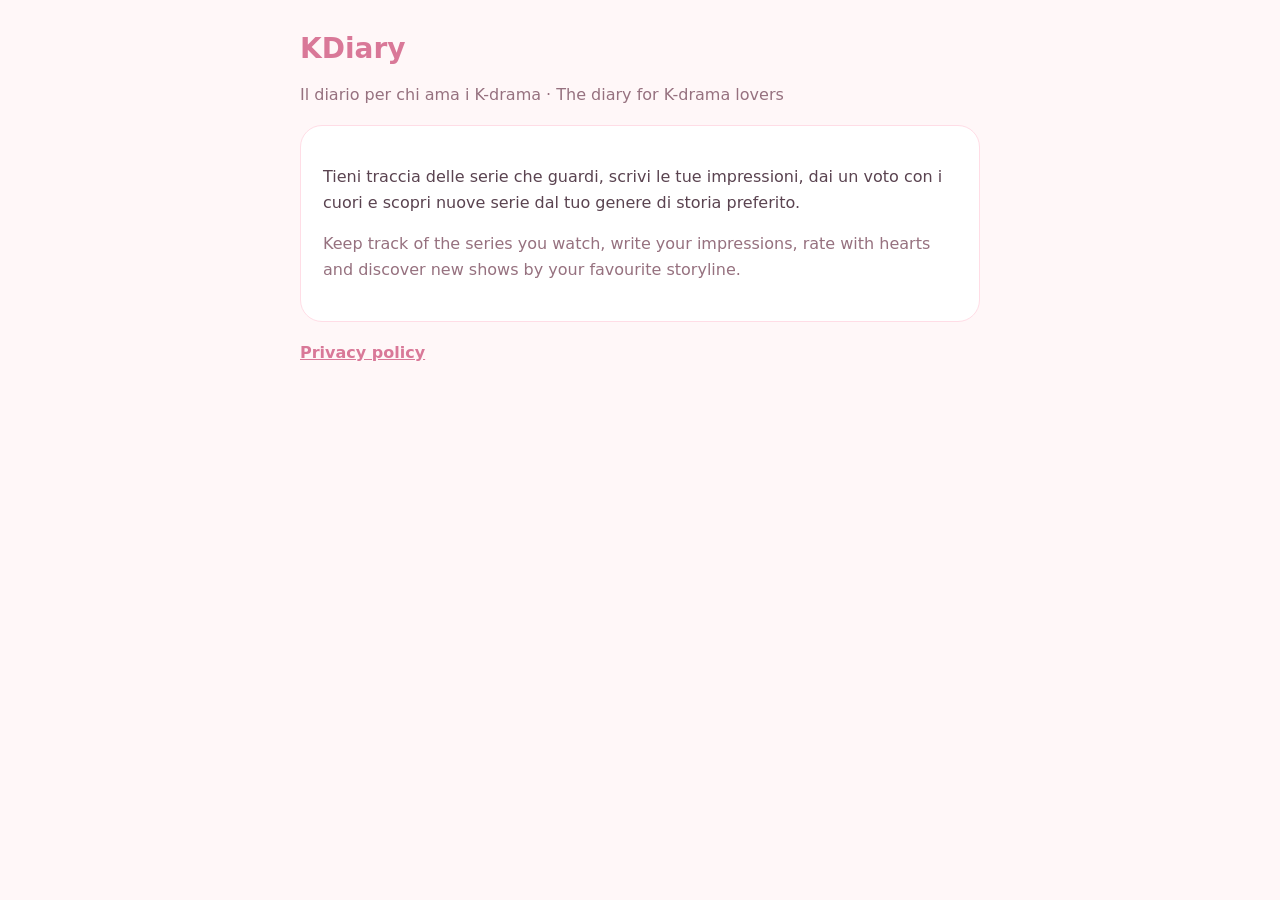
<file: index.html>
<!doctype html>
<html lang="it">
<head>
<meta charset="utf-8">
<meta name="viewport" content="width=device-width,initial-scale=1">
<title>KDiary</title>
<link rel="stylesheet" href="style.css">
</head>
<body>
<main>
  <h1>KDiary</h1>
  <p class="soft">Il diario per chi ama i K-drama · The diary for K-drama lovers</p>
  <div class="card">
    <p>Tieni traccia delle serie che guardi, scrivi le tue impressioni, dai un voto con i cuori e scopri nuove serie dal tuo genere di storia preferito.</p>
    <p class="soft">Keep track of the series you watch, write your impressions, rate with hearts and discover new shows by your favourite storyline.</p>
  </div>
  <nav>
    <a href="privacy.html">Privacy policy</a>
  </nav>
</main>
</body>
</html>
</file>
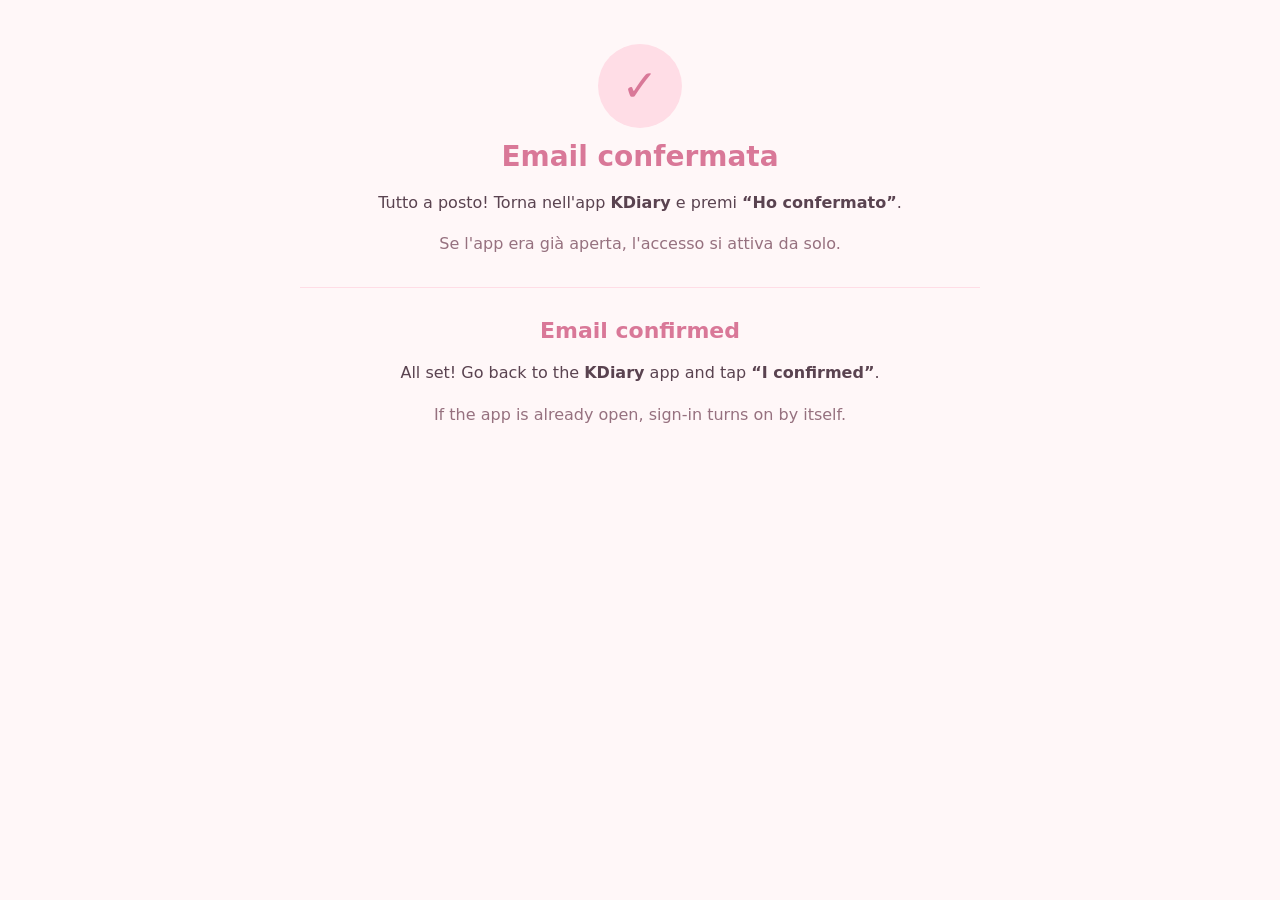
<file: confermata.html>
<!doctype html>
<html lang="it">
<head>
<meta charset="utf-8">
<meta name="viewport" content="width=device-width,initial-scale=1">
<title>Email confermata · KDiary</title>
<link rel="stylesheet" href="style.css">
</head>
<body>
<main class="center">
  <div class="check" aria-hidden="true">✓</div>
  <h1>Email confermata</h1>
  <p>Tutto a posto! Torna nell'app <strong>KDiary</strong> e premi <strong>“Ho confermato”</strong>.</p>
  <p class="soft">Se l'app era già aperta, l'accesso si attiva da solo.</p>
  <hr style="border:0;border-top:1px solid var(--light);margin:30px 0">
  <h1 style="font-size:22px">Email confirmed</h1>
  <p>All set! Go back to the <strong>KDiary</strong> app and tap <strong>“I confirmed”</strong>.</p>
  <p class="soft">If the app is already open, sign-in turns on by itself.</p>
</main>
</body>
</html>
</file>
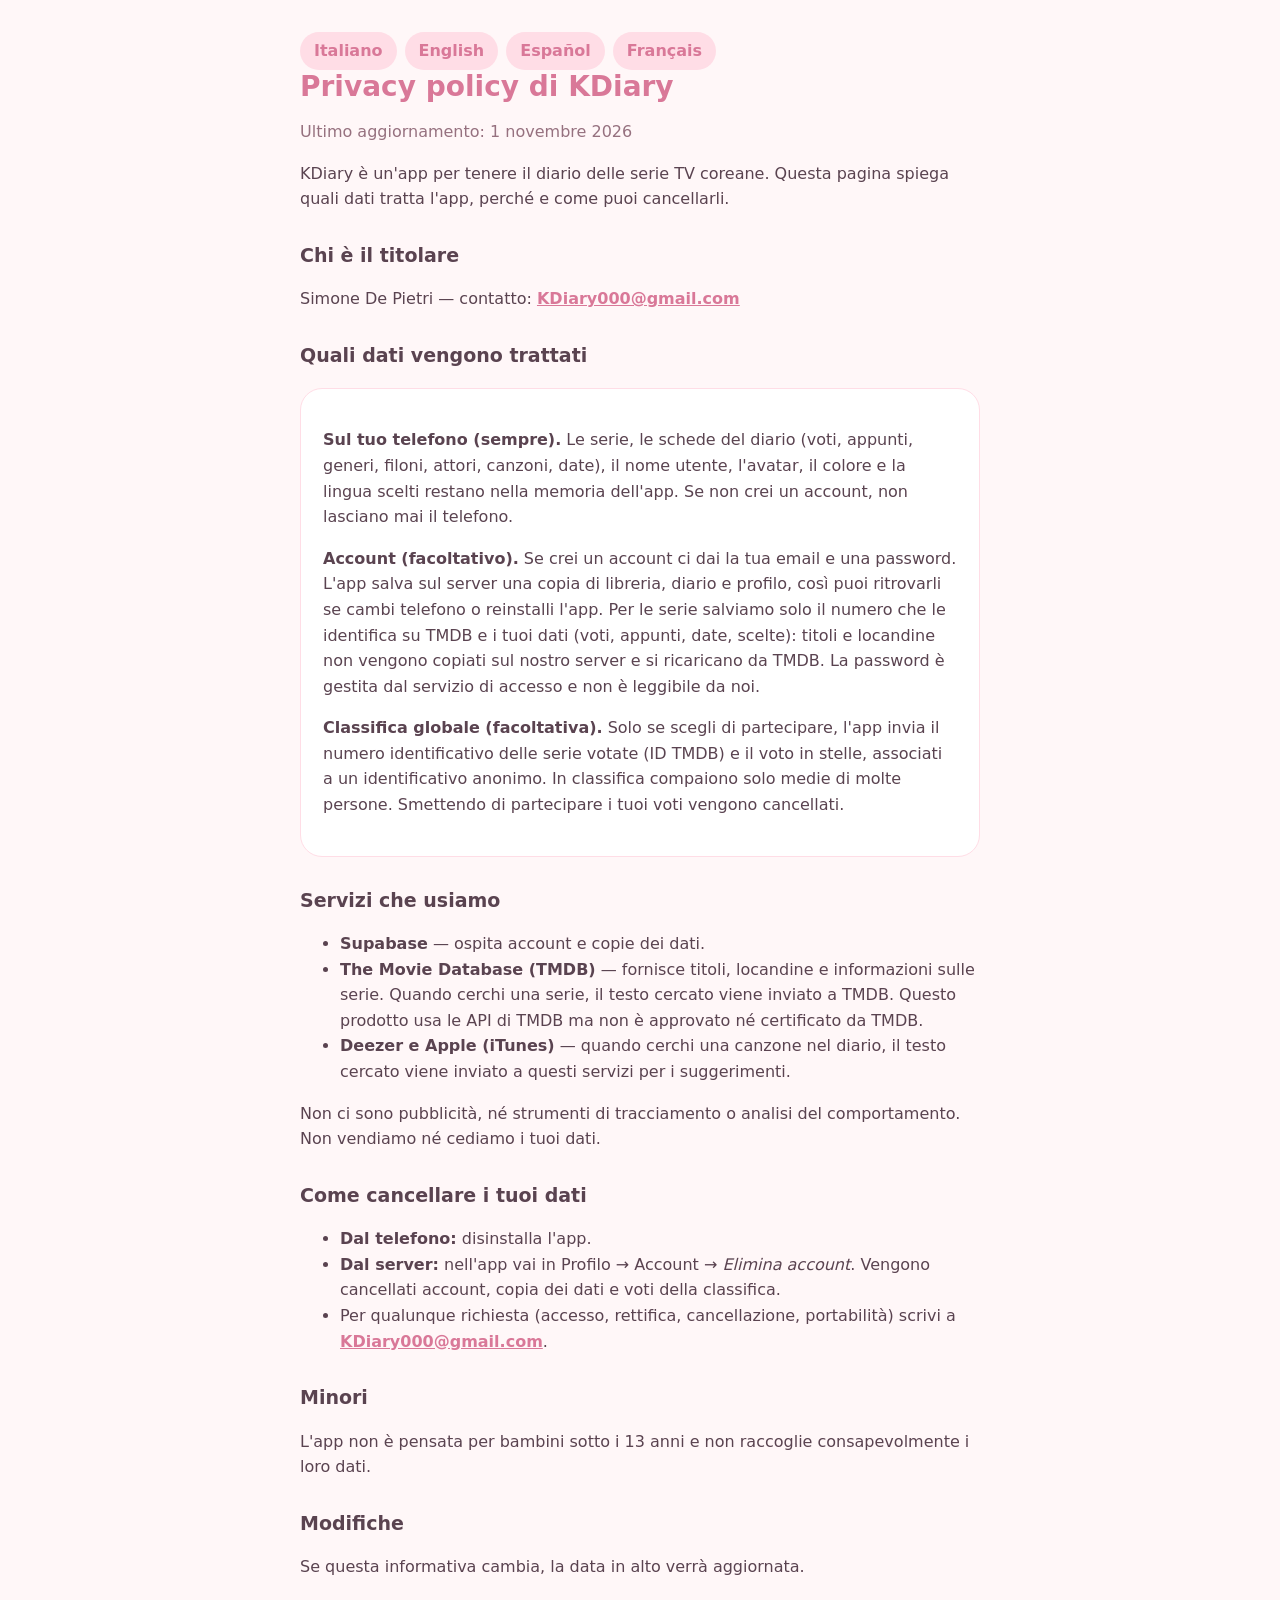
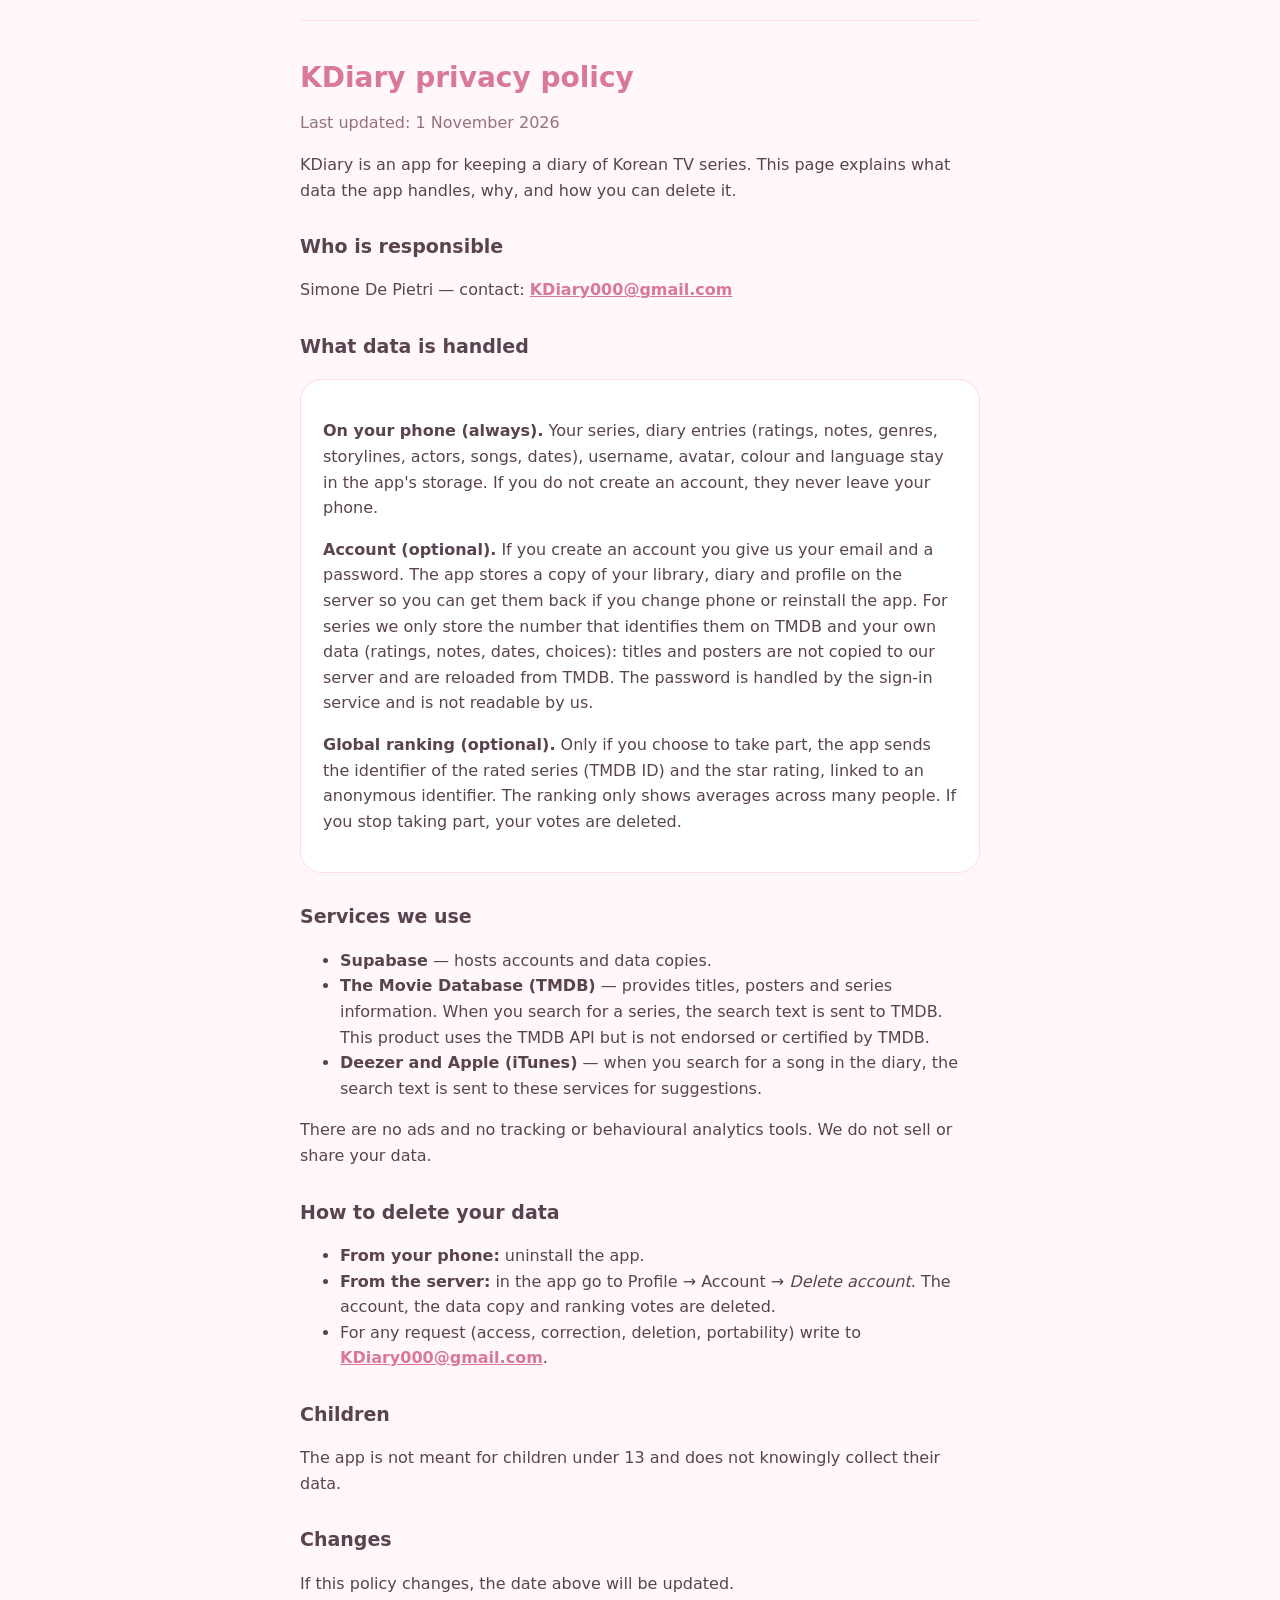
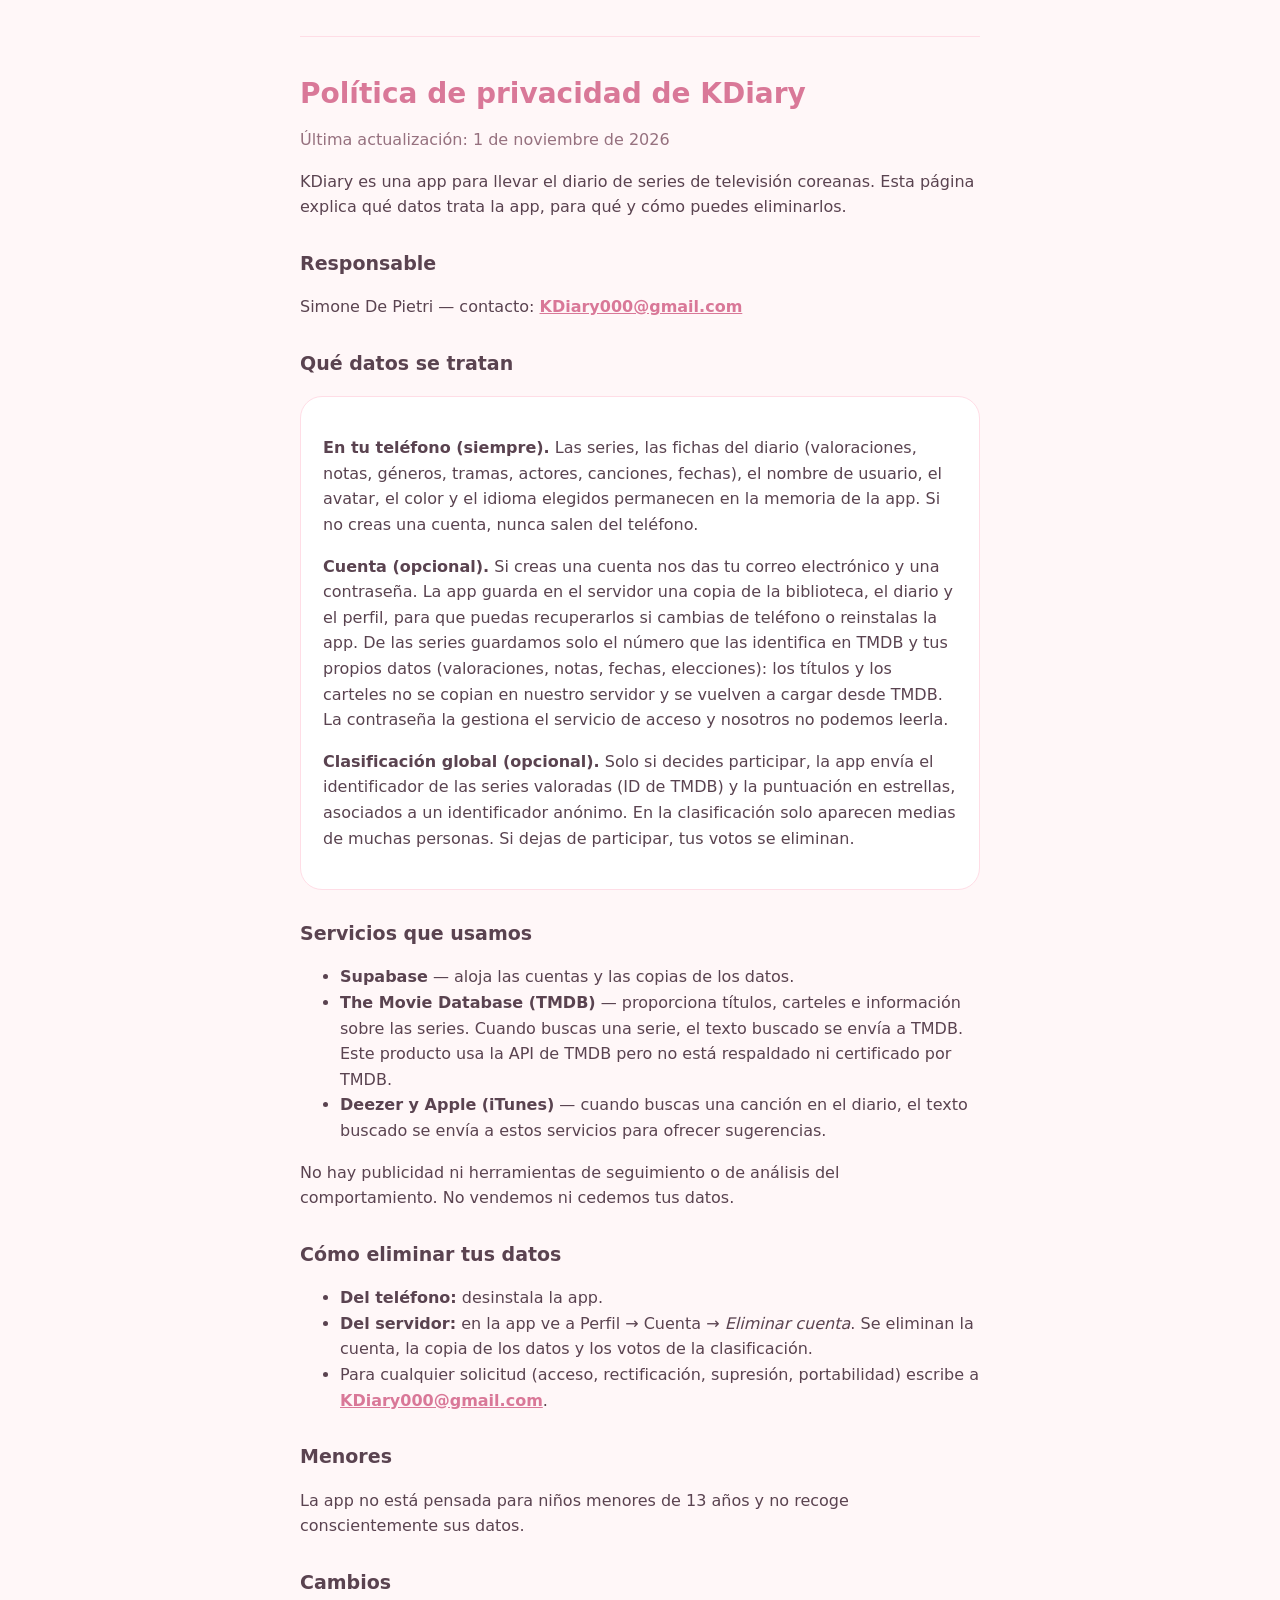
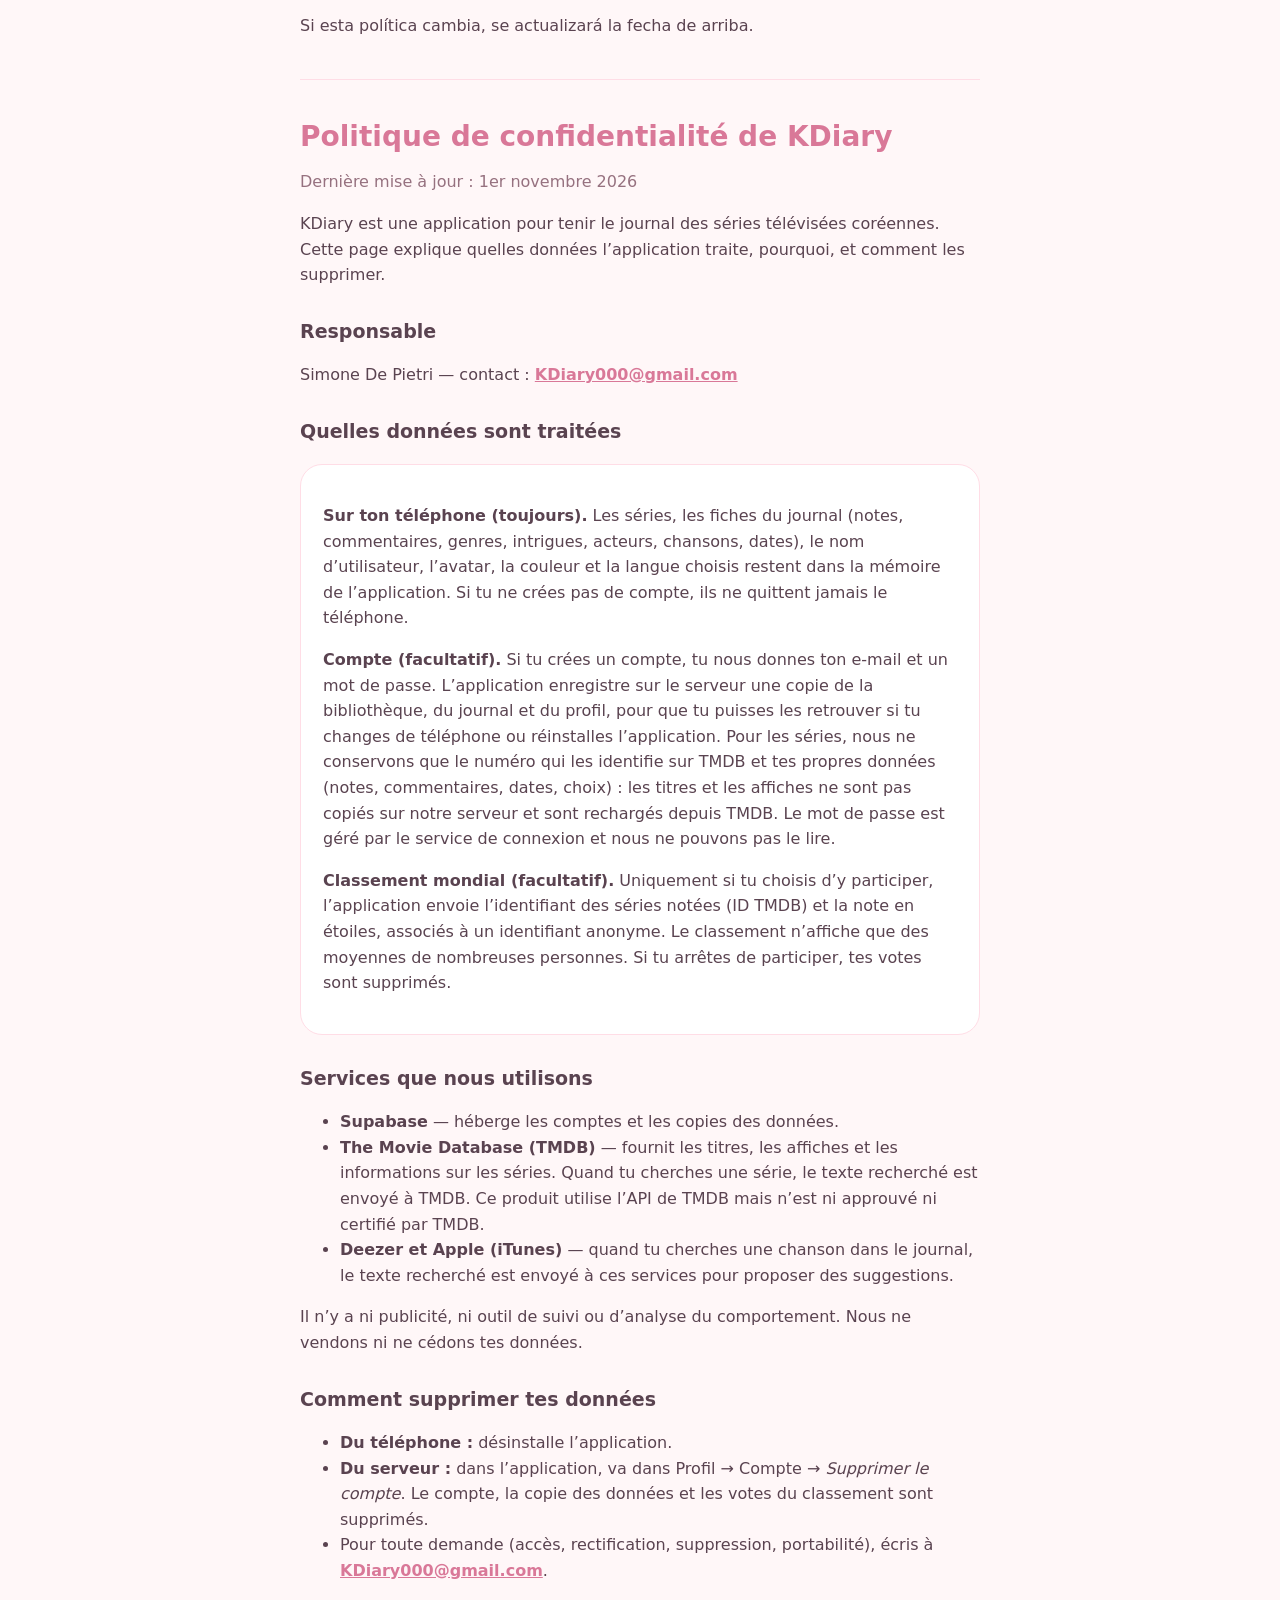
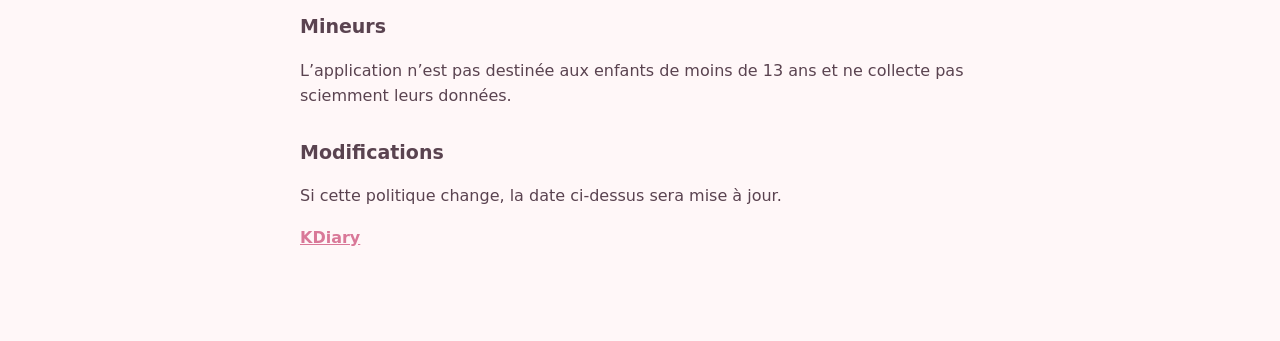
<file: privacy.html>
<!doctype html>
<html lang="it">
<head>
<meta charset="utf-8">
<meta name="viewport" content="width=device-width,initial-scale=1">
<title>Privacy policy · KDiary</title>
<link rel="stylesheet" href="style.css">
</head>
<body>
<main>
<a class="lang" href="#it">Italiano</a><a class="lang" href="#en">English</a><a class="lang" href="#es">Español</a><a class="lang" href="#fr">Français</a>

<section id="it">
<h1>Privacy policy di KDiary</h1>
<p class="soft">Ultimo aggiornamento: 1 novembre 2026</p>

<p>KDiary è un'app per tenere il diario delle serie TV coreane. Questa pagina spiega quali dati tratta l'app, perché e come puoi cancellarli.</p>

<h2>Chi è il titolare</h2>
<p>Simone De Pietri — contatto: <a href="mailto:KDiary000@gmail.com">KDiary000@gmail.com</a></p>

<h2>Quali dati vengono trattati</h2>
<div class="card">
<p><strong>Sul tuo telefono (sempre).</strong> Le serie, le schede del diario (voti, appunti, generi, filoni, attori, canzoni, date), il nome utente, l'avatar, il colore e la lingua scelti restano nella memoria dell'app. Se non crei un account, non lasciano mai il telefono.</p>
<p><strong>Account (facoltativo).</strong> Se crei un account ci dai la tua email e una password. L'app salva sul server una copia di libreria, diario e profilo, così puoi ritrovarli se cambi telefono o reinstalli l'app. Per le serie salviamo solo il numero che le identifica su TMDB e i tuoi dati (voti, appunti, date, scelte): titoli e locandine non vengono copiati sul nostro server e si ricaricano da TMDB. La password è gestita dal servizio di accesso e non è leggibile da noi.</p>
<p><strong>Classifica globale (facoltativa).</strong> Solo se scegli di partecipare, l'app invia il numero identificativo delle serie votate (ID TMDB) e il voto in stelle, associati a un identificativo anonimo. In classifica compaiono solo medie di molte persone. Smettendo di partecipare i tuoi voti vengono cancellati.</p>
</div>

<h2>Servizi che usiamo</h2>
<ul>
<li><strong>Supabase</strong> — ospita account e copie dei dati.</li>
<li><strong>The Movie Database (TMDB)</strong> — fornisce titoli, locandine e informazioni sulle serie. Quando cerchi una serie, il testo cercato viene inviato a TMDB. Questo prodotto usa le API di TMDB ma non è approvato né certificato da TMDB.</li>
<li><strong>Deezer e Apple (iTunes)</strong> — quando cerchi una canzone nel diario, il testo cercato viene inviato a questi servizi per i suggerimenti.</li>
</ul>
<p>Non ci sono pubblicità, né strumenti di tracciamento o analisi del comportamento. Non vendiamo né cediamo i tuoi dati.</p>

<h2>Come cancellare i tuoi dati</h2>
<ul>
<li><strong>Dal telefono:</strong> disinstalla l'app.</li>
<li><strong>Dal server:</strong> nell'app vai in Profilo → Account → <em>Elimina account</em>. Vengono cancellati account, copia dei dati e voti della classifica.</li>
<li>Per qualunque richiesta (accesso, rettifica, cancellazione, portabilità) scrivi a <a href="mailto:KDiary000@gmail.com">KDiary000@gmail.com</a>.</li>
</ul>

<h2>Minori</h2>
<p>L'app non è pensata per bambini sotto i 13 anni e non raccoglie consapevolmente i loro dati.</p>

<h2>Modifiche</h2>
<p>Se questa informativa cambia, la data in alto verrà aggiornata.</p>
</section>

<hr style="border:0;border-top:1px solid var(--light);margin:40px 0">

<section id="en">
<h1>KDiary privacy policy</h1>
<p class="soft">Last updated: 1 November 2026</p>

<p>KDiary is an app for keeping a diary of Korean TV series. This page explains what data the app handles, why, and how you can delete it.</p>

<h2>Who is responsible</h2>
<p>Simone De Pietri — contact: <a href="mailto:KDiary000@gmail.com">KDiary000@gmail.com</a></p>

<h2>What data is handled</h2>
<div class="card">
<p><strong>On your phone (always).</strong> Your series, diary entries (ratings, notes, genres, storylines, actors, songs, dates), username, avatar, colour and language stay in the app's storage. If you do not create an account, they never leave your phone.</p>
<p><strong>Account (optional).</strong> If you create an account you give us your email and a password. The app stores a copy of your library, diary and profile on the server so you can get them back if you change phone or reinstall the app. For series we only store the number that identifies them on TMDB and your own data (ratings, notes, dates, choices): titles and posters are not copied to our server and are reloaded from TMDB. The password is handled by the sign-in service and is not readable by us.</p>
<p><strong>Global ranking (optional).</strong> Only if you choose to take part, the app sends the identifier of the rated series (TMDB ID) and the star rating, linked to an anonymous identifier. The ranking only shows averages across many people. If you stop taking part, your votes are deleted.</p>
</div>

<h2>Services we use</h2>
<ul>
<li><strong>Supabase</strong> — hosts accounts and data copies.</li>
<li><strong>The Movie Database (TMDB)</strong> — provides titles, posters and series information. When you search for a series, the search text is sent to TMDB. This product uses the TMDB API but is not endorsed or certified by TMDB.</li>
<li><strong>Deezer and Apple (iTunes)</strong> — when you search for a song in the diary, the search text is sent to these services for suggestions.</li>
</ul>
<p>There are no ads and no tracking or behavioural analytics tools. We do not sell or share your data.</p>

<h2>How to delete your data</h2>
<ul>
<li><strong>From your phone:</strong> uninstall the app.</li>
<li><strong>From the server:</strong> in the app go to Profile → Account → <em>Delete account</em>. The account, the data copy and ranking votes are deleted.</li>
<li>For any request (access, correction, deletion, portability) write to <a href="mailto:KDiary000@gmail.com">KDiary000@gmail.com</a>.</li>
</ul>

<h2>Children</h2>
<p>The app is not meant for children under 13 and does not knowingly collect their data.</p>

<h2>Changes</h2>
<p>If this policy changes, the date above will be updated.</p>
</section>

<hr style="border:0;border-top:1px solid var(--light);margin:40px 0">

<section id="es" lang="es">
<h1>Política de privacidad de KDiary</h1>
<p class="soft">Última actualización: 1 de noviembre de 2026</p>

<p>KDiary es una app para llevar el diario de series de televisión coreanas. Esta página explica qué datos trata la app, para qué y cómo puedes eliminarlos.</p>

<h2>Responsable</h2>
<p>Simone De Pietri — contacto: <a href="mailto:KDiary000@gmail.com">KDiary000@gmail.com</a></p>

<h2>Qué datos se tratan</h2>
<div class="card">
<p><strong>En tu teléfono (siempre).</strong> Las series, las fichas del diario (valoraciones, notas, géneros, tramas, actores, canciones, fechas), el nombre de usuario, el avatar, el color y el idioma elegidos permanecen en la memoria de la app. Si no creas una cuenta, nunca salen del teléfono.</p>
<p><strong>Cuenta (opcional).</strong> Si creas una cuenta nos das tu correo electrónico y una contraseña. La app guarda en el servidor una copia de la biblioteca, el diario y el perfil, para que puedas recuperarlos si cambias de teléfono o reinstalas la app. De las series guardamos solo el número que las identifica en TMDB y tus propios datos (valoraciones, notas, fechas, elecciones): los títulos y los carteles no se copian en nuestro servidor y se vuelven a cargar desde TMDB. La contraseña la gestiona el servicio de acceso y nosotros no podemos leerla.</p>
<p><strong>Clasificación global (opcional).</strong> Solo si decides participar, la app envía el identificador de las series valoradas (ID de TMDB) y la puntuación en estrellas, asociados a un identificador anónimo. En la clasificación solo aparecen medias de muchas personas. Si dejas de participar, tus votos se eliminan.</p>
</div>

<h2>Servicios que usamos</h2>
<ul>
<li><strong>Supabase</strong> — aloja las cuentas y las copias de los datos.</li>
<li><strong>The Movie Database (TMDB)</strong> — proporciona títulos, carteles e información sobre las series. Cuando buscas una serie, el texto buscado se envía a TMDB. Este producto usa la API de TMDB pero no está respaldado ni certificado por TMDB.</li>
<li><strong>Deezer y Apple (iTunes)</strong> — cuando buscas una canción en el diario, el texto buscado se envía a estos servicios para ofrecer sugerencias.</li>
</ul>
<p>No hay publicidad ni herramientas de seguimiento o de análisis del comportamiento. No vendemos ni cedemos tus datos.</p>

<h2>Cómo eliminar tus datos</h2>
<ul>
<li><strong>Del teléfono:</strong> desinstala la app.</li>
<li><strong>Del servidor:</strong> en la app ve a Perfil → Cuenta → <em>Eliminar cuenta</em>. Se eliminan la cuenta, la copia de los datos y los votos de la clasificación.</li>
<li>Para cualquier solicitud (acceso, rectificación, supresión, portabilidad) escribe a <a href="mailto:KDiary000@gmail.com">KDiary000@gmail.com</a>.</li>
</ul>

<h2>Menores</h2>
<p>La app no está pensada para niños menores de 13 años y no recoge conscientemente sus datos.</p>

<h2>Cambios</h2>
<p>Si esta política cambia, se actualizará la fecha de arriba.</p>
</section>

<hr style="border:0;border-top:1px solid var(--light);margin:40px 0">

<section id="fr" lang="fr">
<h1>Politique de confidentialité de KDiary</h1>
<p class="soft">Dernière mise à jour : 1er novembre 2026</p>

<p>KDiary est une application pour tenir le journal des séries télévisées coréennes. Cette page explique quelles données l’application traite, pourquoi, et comment les supprimer.</p>

<h2>Responsable</h2>
<p>Simone De Pietri — contact : <a href="mailto:KDiary000@gmail.com">KDiary000@gmail.com</a></p>

<h2>Quelles données sont traitées</h2>
<div class="card">
<p><strong>Sur ton téléphone (toujours).</strong> Les séries, les fiches du journal (notes, commentaires, genres, intrigues, acteurs, chansons, dates), le nom d’utilisateur, l’avatar, la couleur et la langue choisis restent dans la mémoire de l’application. Si tu ne crées pas de compte, ils ne quittent jamais le téléphone.</p>
<p><strong>Compte (facultatif).</strong> Si tu crées un compte, tu nous donnes ton e-mail et un mot de passe. L’application enregistre sur le serveur une copie de la bibliothèque, du journal et du profil, pour que tu puisses les retrouver si tu changes de téléphone ou réinstalles l’application. Pour les séries, nous ne conservons que le numéro qui les identifie sur TMDB et tes propres données (notes, commentaires, dates, choix) : les titres et les affiches ne sont pas copiés sur notre serveur et sont rechargés depuis TMDB. Le mot de passe est géré par le service de connexion et nous ne pouvons pas le lire.</p>
<p><strong>Classement mondial (facultatif).</strong> Uniquement si tu choisis d’y participer, l’application envoie l’identifiant des séries notées (ID TMDB) et la note en étoiles, associés à un identifiant anonyme. Le classement n’affiche que des moyennes de nombreuses personnes. Si tu arrêtes de participer, tes votes sont supprimés.</p>
</div>

<h2>Services que nous utilisons</h2>
<ul>
<li><strong>Supabase</strong> — héberge les comptes et les copies des données.</li>
<li><strong>The Movie Database (TMDB)</strong> — fournit les titres, les affiches et les informations sur les séries. Quand tu cherches une série, le texte recherché est envoyé à TMDB. Ce produit utilise l’API de TMDB mais n’est ni approuvé ni certifié par TMDB.</li>
<li><strong>Deezer et Apple (iTunes)</strong> — quand tu cherches une chanson dans le journal, le texte recherché est envoyé à ces services pour proposer des suggestions.</li>
</ul>
<p>Il n’y a ni publicité, ni outil de suivi ou d’analyse du comportement. Nous ne vendons ni ne cédons tes données.</p>

<h2>Comment supprimer tes données</h2>
<ul>
<li><strong>Du téléphone :</strong> désinstalle l’application.</li>
<li><strong>Du serveur :</strong> dans l’application, va dans Profil → Compte → <em>Supprimer le compte</em>. Le compte, la copie des données et les votes du classement sont supprimés.</li>
<li>Pour toute demande (accès, rectification, suppression, portabilité), écris à <a href="mailto:KDiary000@gmail.com">KDiary000@gmail.com</a>.</li>
</ul>

<h2>Mineurs</h2>
<p>L’application n’est pas destinée aux enfants de moins de 13 ans et ne collecte pas sciemment leurs données.</p>

<h2>Modifications</h2>
<p>Si cette politique change, la date ci-dessus sera mise à jour.</p>
</section>

<nav><a href="index.html">KDiary</a></nav>
</main>
</body>
</html>
</file>
<file: style.css>
:root{--bg:#fff7f8;--card:#fff;--text:#5a4350;--soft:#96717f;--pink:#d97898;--light:#ffdde6}
@media (prefers-color-scheme:dark){:root{--bg:#2a2026;--card:#362a31;--text:#f3e6ec;--soft:#c9a9b7;--pink:#f0a0bb;--light:#4a3640}}
*{box-sizing:border-box}
body{margin:0;background:var(--bg);color:var(--text);font:16px/1.6 system-ui,-apple-system,"Segoe UI",Roboto,sans-serif}
main{max-width:720px;margin:0 auto;padding:32px 20px 64px}
h1{font-size:28px;line-height:1.2;margin:0 0 4px;color:var(--pink)}
h2{font-size:19px;margin:28px 0 6px}
p,li{color:var(--text)}
.soft{color:var(--soft)}
.card{background:var(--card);border:1px solid var(--light);border-radius:22px;padding:22px;margin:18px 0}
a{color:var(--pink);font-weight:600}
nav{display:flex;gap:16px;flex-wrap:wrap;margin:14px 0 26px}
.lang{display:inline-block;margin:0 8px 0 0;padding:6px 14px;border-radius:999px;background:var(--light);text-decoration:none}
.center{text-align:center}
.check{width:84px;height:84px;border-radius:50%;background:var(--light);display:flex;align-items:center;justify-content:center;margin:12px auto;font-size:44px;color:var(--pink)}
</file>
